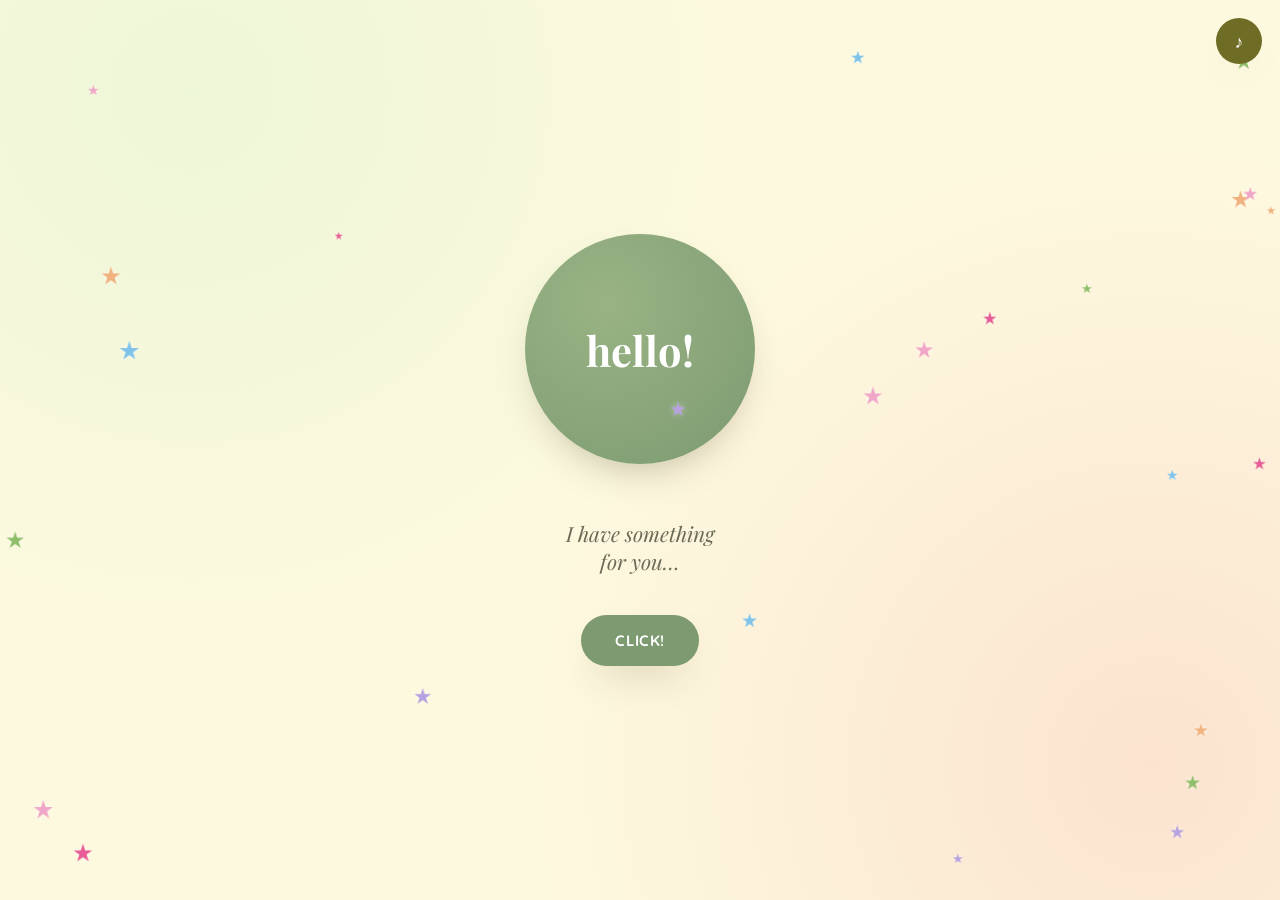
<file: date-invite/index.html>
<!DOCTYPE html>
<html lang="id">
<head>
<meta charset="UTF-8">
<meta name="viewport" content="width=device-width, initial-scale=1.0">
<title>for you 🤍</title>
<link rel="icon" href="data:image/svg+xml,<svg xmlns=%22http://www.w3.org/2000/svg%22 viewBox=%220 0 100 100%22><text y=%22.9em%22 font-size=%2290%22>⭐</text></svg>">
<link rel="preconnect" href="https://fonts.googleapis.com">
<link rel="preconnect" href="https://fonts.gstatic.com" crossorigin>
<link href="https://fonts.googleapis.com/css2?family=Playfair+Display:ital,wght@0,500;0,600;0,700;1,500;1,600&family=Quicksand:wght@400;500;600;700&display=swap" rel="stylesheet">
<link rel="stylesheet" href="style.css">
</head>
<body>

<!-- floating star field, present on every screen -->
<div id="star-field" aria-hidden="true"></div>

<!-- floating music toggle -->
<button id="music-toggle" class="music-toggle" aria-label="Putar / jeda musik">
  <span class="music-icon">♪</span>
</button>
<audio id="bg-audio" loop preload="none">
  <source src="assets/song.mp3" type="audio/mpeg">
</audio>

<main id="app">

  <!-- 1 : HELLO -->
  <section class="screen active" id="screen-hello" data-bg="cream">
    <div class="hello-orb">
      <span id="hello-orb-text">hello!</span>
    </div>
    <p class="hello-sub">I have something<br>for you&hellip;</p>
    <button class="btn btn-sage" data-next="screen-ready">Click!</button>
  </section>

  <!-- 2 : READY FOR A DATE -->
  <section class="screen" id="screen-ready" data-bg="checker-yellow">
    <div class="scallop-frame">
      <div class="glass-card">
        <h1 class="serif-heading">Are you ready<br><em>for a date?</em></h1>
        <p class="card-sub" id="ready-sub">I promise it'll be something simple,<br>fun, and just for us.</p>
        <div class="btn-row">
          <button class="btn btn-ghost" id="no-btn">No</button>
          <button class="btn btn-olive" data-next="screen-place">Yes <span class="heart">♥</span></button>
        </div>
      </div>
    </div>
  </section>

  <!-- 3 : PLACE -->
  <section class="screen" id="screen-place" data-bg="stitch">
    <div class="stitch-frame">
      <h1 class="serif-heading small">What place do you like?</h1>
      <div class="option-list" id="place-list" data-type="radio" data-group="place"></div>
      <button class="btn btn-pink" id="place-next" disabled>Begin Journey <span class="arrow">→</span></button>
    </div>
  </section>

  <!-- 4 : NOODLE OR RICE -->
  <section class="screen" id="screen-food" data-bg="cream">
    <div class="pink-card">
      <div class="blob blob-pink"></div>
      <div class="blob blob-green"></div>
      <h1 class="serif-heading pink">Which do you like more?</h1>
      <p class="card-sub">You choose the food,<br>I'll take care of the rest.</p>
      <div class="vs-row">
        <button class="choice-box" id="choice-noodle" data-choice="Noodle">
          <span class="choice-emoji">🍜</span>
          <span class="choice-label">NOODLE</span>
        </button>
        <span class="or-pill">or</span>
        <button class="choice-box" id="choice-rice" data-choice="Rice">
          <span class="choice-emoji">🍚</span>
          <span class="choice-label">RICE</span>
        </button>
      </div>
    </div>
  </section>

  <!-- 5a : NOODLE SPOT -->
  <section class="screen" id="screen-noodle-spot" data-bg="wash">
    <h1 class="serif-heading center pink-text">You picked Noodle! <span>🍜</span></h1>
    <p class="pill-note">So&hellip; where should we have our noodles? ✨</p>
    <div class="spot-grid" id="noodle-spot-grid" data-type="spot" data-group="spot"></div>
  </section>

  <!-- 5b : RICE SPOT -->
  <section class="screen" id="screen-rice-spot" data-bg="wash">
    <div class="soft-card">
      <div class="mini-avatar">🍙</div>
      <h1 class="serif-heading center">You picked Rice!</h1>
      <div class="option-list" id="rice-spot-list" data-type="chevron" data-group="spot"></div>
      <button class="btn btn-dashed" id="rice-custom-btn">✎ Choose my own</button>
      <p class="footnote">Now pick where you'd like to eat.</p>
    </div>
  </section>

  <!-- 6 : AFTER EATING -->
  <section class="screen" id="screen-after" data-bg="petals">
    <h1 class="serif-heading green-text">What do you prefer to do after eating?</h1>
    <p class="card-sub">We've still got some time to spend together <span class="heart-purple">♥</span></p>
    <div class="option-list wide" id="after-list" data-type="icon-radio" data-group="after"></div>
    <button class="btn btn-dark" id="after-next" disabled>Continue</button>
    <button class="btn-link" data-next="screen-thankyou">Skip, maybe next time</button>
  </section>

  <!-- 7a : SIT FOR A WHILE -->
  <section class="screen" id="screen-sit" data-bg="grid-color">
    <div class="sit-card">
      <div class="mini-avatar sparkle">✦</div>
      <h1 class="serif-heading italic center">Let's sit for a while.</h1>
      <p class="card-sub center">What would you like to do together?</p>
      <div class="option-list" id="sit-list" data-type="icon-row" data-group="activity"></div>
    </div>
  </section>

  <!-- 7b : LET'S RIDE -->
  <section class="screen" id="screen-ride" data-bg="plain">
    <h1 class="serif-heading center red-text">Then&hellip; let's ride! <span>🏍️</span></h1>
    <div class="option-list" id="ride-list" data-type="icon-row-desc" data-group="activity"></div>
  </section>

  <!-- 7c : WALK CONFIRM -->
  <section class="screen" id="screen-walk" data-bg="plain">
    <h1 class="serif-heading center">Let's walk around <em id="walk-place-name">the area</em> 🌿</h1>
    <p class="card-sub center">Just the two of us, no rush at all.</p>
    <button class="btn btn-sage" data-next="screen-thankyou">Continue</button>
  </section>

  <!-- 8 : THANK YOU -->
  <section class="screen" id="screen-thankyou" data-bg="lotus">
    <h1 class="serif-heading thankyou">Thank you for<br>picking one!</h1>
  </section>

  <!-- 9 : ENVELOPE -->
  <section class="screen" id="screen-envelope" data-bg="plain">
    <h1 class="serif-heading italic center">For you.</h1>
    <p class="envelope-caption">A little something I wanted<br>you to read.</p>
    <div class="envelope-wrap" id="envelope-wrap">
      <div class="envelope" id="envelope">
        <div class="envelope-back"></div>
        <div class="envelope-flap"></div>
      </div>
    </div>
    <p class="tap-hint">tap the envelope ✦</p>
  </section>

  <!-- 9b : LETTER -->
  <section class="screen" id="screen-letter" data-bg="paper">
    <div class="letter-card">
      <p class="letter-p">Gantian dong, now it’s my turn to invite you.</p>
      <p class="letter-p">Let me take you out for <span class="highlight">some good food and great talk.</span> ♡</p>
      <p class="letter-p">Pokoknya kamu tinggal terima beres aja.</p>
      <p class="letter-p">So&hellip;</p>
      <hr class="letter-rule">
      <p class="letter-question serif-heading">Would you go on a date with me?<span class="heart-outline">♡</span></p>
      <hr class="letter-rule">
      <p class="letter-question serif-heading">Would you go on a date with me?<span class="heart-outline">♡</span></p>
      <hr class="letter-rule">
      <p class="letter-sign">— me</p>
      <button class="btn btn-olive" data-next="screen-receipt">See the details →</button>
    </div>
  </section>

  <!-- 10 : RECEIPT -->
  <section class="screen" id="screen-receipt" data-bg="plain">
    <div class="receipt" id="receipt">
      <div class="receipt-heart">♥</div>
      <h2 class="receipt-title">Date Receipt</h2>
      <p class="receipt-caption">Keep for your records</p>
      <hr class="receipt-dash">
      <div class="receipt-row"><span>ITEM:</span><b>Date With Me</b></div>
      <div class="receipt-row"><span>DATE:</span><b id="r-date"></b></div>
      <div class="receipt-row"><span>PICK UP:</span><b id="r-time"></b></div>
      <hr class="receipt-dash">
      <div class="receipt-block"><small>PLACE</small><div class="receipt-line"><span id="r-place">—</span><b>1x</b></div></div>
      <div class="receipt-block"><small>FOOD CATEGORY</small><div class="receipt-line"><span id="r-foodcat">—</span><b>1x</b></div></div>
      <div class="receipt-block"><small>FOOD SPOT</small><div class="receipt-line"><span id="r-foodspot">—</span><b>1x</b></div></div>
      <div class="receipt-block"><small>AFTER EATING</small><div class="receipt-line"><span id="r-after">—</span><b>1x</b></div></div>
      <div class="receipt-block"><small>ACTIVITY</small><div class="receipt-line"><span id="r-activity">—</span><b>1x</b></div></div>
      <hr class="receipt-dash">
      <p class="receipt-center small-caps">Pick-up Confirmation</p>
      <p class="receipt-center">You pick me up at <b id="r-time2"></b>.<br>I'll be ready. ♥!</p>
      <div class="receipt-final-rule"></div>
      <p class="receipt-center bold">See you then!</p>
    </div>
    <div class="receipt-actions no-print">
      <button class="btn btn-olive" id="print-btn">🖨 Print / Save as PDF</button>
      <button class="btn btn-ghost-2" id="restart-btn">Start over</button>
    </div>
  </section>

</main>

<script src="script.js"></script>
</body>
</html>
</file>
<file: date-invite/style.css>
:root{
  --cream:#fdf9df;
  --cream-deep:#f7ecb0;
  --pink:#f3a8c7;
  --pink-deep:#e75c98;
  --sage:#7d9a71;
  --sage-deep:#5f7a56;
  --olive:#6f6c26;
  --olive-deep:#57541c;
  --ink:#33324a;
  --ink-soft:#5b5a72;
  --lavender:#b6a2e0;
  --sky:#7fc2ea;
  --peach:#f0b27f;
  --paper:#fbfaf4;
  --shadow: 0 18px 40px -18px rgba(60,50,20,.35);
  --radius-lg: 28px;
  --radius-md: 18px;
}

*{box-sizing:border-box;}
html,body{height:100%;}
body{
  margin:0;
  font-family:'Quicksand', sans-serif;
  color:var(--ink);
  background:var(--cream);
  overflow-x:hidden;
  -webkit-font-smoothing:antialiased;
}
.serif-heading{
  font-family:'Playfair Display', serif;
  font-weight:600;
  line-height:1.15;
  margin:0 0 .5em;
}
.serif-heading em{ font-style:italic; color:var(--pink-deep); font-weight:500; }
.serif-heading.italic{ font-style:italic; }
.serif-heading.small{ font-size:clamp(1.6rem,4vw,2.1rem); }
.serif-heading.center{ text-align:center; }
.serif-heading.pink{ color:var(--pink-deep); text-align:center; }
.serif-heading.green-text{ color:var(--sage-deep); text-align:center; font-size:clamp(1.7rem,4.4vw,2.3rem); }
.serif-heading.red-text{ color:#b3234f; }
.serif-heading.pink-text{ color:var(--pink-deep); }
.serif-heading.thankyou{ font-size:clamp(2.2rem,6vw,3rem); color:#5a3d43; text-align:center; }

button{ font-family:inherit; cursor:pointer; }

#app{ position:relative; min-height:100vh; width:100%; }

.screen{
  display:none;
  min-height:100vh;
  width:100%;
  align-items:center;
  justify-content:center;
  flex-direction:column;
  padding:8vh 6vw;
  position:relative;
  text-align:center;
  animation:fadeUp .6s ease both;
}
.screen.active{ display:flex; }

@keyframes fadeUp{
  from{ opacity:0; transform:translateY(18px); }
  to{ opacity:1; transform:translateY(0); }
}

/* backgrounds */
[data-bg="cream"]{ background:radial-gradient(circle at 15% 10%, #eef6d8 0%, transparent 45%), radial-gradient(circle at 90% 85%, #fbe3d0 0%, transparent 45%), var(--cream); }
[data-bg="checker-yellow"]{ background: repeating-linear-gradient(0deg, #fdf6c8 0 2px, #fbf0ad 2px 34px), repeating-linear-gradient(90deg, transparent 0 32px, rgba(230,180,60,.15) 32px 34px); }
[data-bg="stitch"]{ background:#fffefb; }
[data-bg="wash"]{ background: radial-gradient(circle at 20% 20%, #fbe0e6 0%, transparent 40%), radial-gradient(circle at 85% 30%, #fdf3c9 0%, transparent 45%), radial-gradient(circle at 30% 90%, #dceecd 0%, transparent 45%), #fdf6ec; }
[data-bg="petals"]{ background:#fffefd; }
[data-bg="grid-color"]{ background:#fbfaf4 repeating-linear-gradient(0deg, rgba(220,190,120,.18) 0 1px, transparent 1px 40px), repeating-linear-gradient(90deg, rgba(220,190,120,.18) 0 1px, transparent 1px 40px);}
[data-bg="plain"]{ background:var(--paper); }
[data-bg="lotus"]{ background: radial-gradient(circle at 25% 20%, #fbdce6 0%, transparent 50%), radial-gradient(circle at 80% 70%, #fdeee0 0%, transparent 55%), #fffaf9; }
[data-bg="paper"]{ background:#f7f5ee; }

/* ---------- Star field ---------- */
#star-field{ position:fixed; inset:0; pointer-events:none; z-index:1; }
.star{
  position:absolute;
  font-size:16px;
  will-change:transform;
  animation:twinkle 4s ease-in-out infinite;
  filter:drop-shadow(0 0 3px rgba(255,255,255,.4));
  transition:transform .25s ease-out;
}
@keyframes twinkle{
  0%,100%{ opacity:.55; transform:translateY(0) scale(1); }
  50%{ opacity:1; transform:translateY(-10px) scale(1.15); }
}

/* ---------- Music toggle ---------- */
.music-toggle{
  position:fixed; top:18px; right:18px; z-index:50;
  width:46px; height:46px; border-radius:50%;
  border:none; background:var(--olive); color:#fff;
  font-size:18px; box-shadow:var(--shadow);
  display:flex; align-items:center; justify-content:center;
  transition:transform .2s ease;
}
.music-toggle:hover{ transform:scale(1.08); }
.music-toggle.playing .music-icon{ animation:spin 3s linear infinite; }
@keyframes spin{ from{transform:rotate(0)} to{transform:rotate(360deg)} }

/* ---------- Buttons ---------- */
.btn{
  border:none; border-radius:999px; padding:16px 34px;
  font-weight:700; letter-spacing:.03em; font-size:.95rem;
  box-shadow:var(--shadow); transition:transform .18s ease, box-shadow .18s ease;
  position:relative; z-index:3;
}
.btn:hover{ transform:translateY(-3px); }
.btn:disabled{ opacity:.45; cursor:not-allowed; transform:none; }
.btn-sage{ background:var(--sage); color:#fff; text-transform:uppercase; }
.btn-olive{ background:var(--olive); color:#fff; }
.btn-olive .heart{ margin-left:4px; }
.btn-ghost{ background:rgba(255,255,255,.6); color:var(--ink-soft); }
.btn-ghost-2{ background:transparent; color:var(--ink-soft); border:1.5px solid #d8d2c0; box-shadow:none; }
.btn-pink{ background:linear-gradient(135deg,var(--pink),var(--pink-deep)); color:#fff; margin-top:28px; }
.btn-dark{ background:#3a3348; color:#fff; margin-top:30px; }
.btn-dashed{ background:transparent; border:1.5px dashed var(--pink); color:var(--ink-soft); box-shadow:none; margin-top:10px; }
.btn-link{ background:none; border:none; color:#9c968a; font-size:.85rem; margin-top:14px; text-decoration:underline; box-shadow:none; }
.btn-row{ display:flex; gap:16px; justify-content:center; margin-top:10px; }
.arrow{ display:inline-block; transition:transform .2s; }
.btn:hover .arrow{ transform:translateX(4px); }

/* ---------- Screen 1 hello ---------- */
.hello-orb{
  width:230px; height:230px; border-radius:50%;
  background:radial-gradient(circle at 35% 30%, #99b384, var(--sage));
  display:flex; align-items:center; justify-content:center;
  box-shadow:var(--shadow); margin-bottom:34px; z-index:3;
  animation:float 5s ease-in-out infinite;
}
#hello-orb-text{ font-family:'Playfair Display',serif; font-weight:700; font-size:2.6rem; color:#fff; }
@keyframes float{ 0%,100%{transform:translateY(0)} 50%{transform:translateY(-14px)} }
.hello-sub{ font-family:'Playfair Display',serif; font-style:italic; font-size:1.3rem; color:#6a6a56; margin-bottom:40px; z-index:3; }

/* ---------- Screen 2 ready ---------- */
.scallop-frame{
  position:relative; padding:22px;
  background:
    radial-gradient(circle 15px at 15px 15px, transparent 14px, var(--pink) 15px) top left / 34px 34px repeat-x,
    radial-gradient(circle 15px at 15px 15px, transparent 14px, var(--pink) 15px) bottom left / 34px 34px repeat-x,
    radial-gradient(circle 15px at 15px 15px, transparent 14px, var(--pink) 15px) top left / 34px 34px repeat-y,
    radial-gradient(circle 15px at 15px 15px, transparent 14px, var(--pink) 15px) top right / 34px 34px repeat-y,
    var(--pink);
  border-radius:20px;
  max-width:min(92vw,760px); width:100%;
  box-shadow:var(--shadow);
}
.glass-card{
  background:rgba(255,255,255,.55);
  backdrop-filter:blur(6px);
  border-radius:16px;
  padding:52px 34px;
  box-shadow: inset 0 0 40px rgba(255,255,255,.4);
}
.card-sub{ color:var(--ink-soft); font-size:1rem; margin-bottom:26px; }
.card-sub.center{ text-align:center; }
#no-btn{ transition:transform .12s ease; position:relative; }

/* ---------- Screen 3 place ---------- */
.stitch-frame{
  max-width:min(92vw,760px); width:100%;
  border:3px dashed var(--pink);
  border-radius:40%/25%;
  padding:60px 40px;
  background:#fff;
}
.option-list{ display:flex; flex-direction:column; gap:16px; text-align:left; margin:26px 0; }
.option-list.wide{ max-width:600px; width:100%; }
.opt-card{
  border:1.5px solid #e7ddc5; border-radius:16px; padding:18px 22px;
  background:#fff; display:flex; align-items:center; justify-content:space-between;
  cursor:pointer; transition:.18s ease;
}
.opt-card:hover{ border-color:var(--pink-deep); transform:translateY(-2px); }
.opt-card.selected{ border-color:var(--pink-deep); background:#fff6fa; box-shadow:0 6px 18px -10px rgba(230,80,140,.4); }
.opt-title{ font-weight:700; color:var(--ink); margin-bottom:4px; }
.opt-tags{ font-size:.82rem; color:#a08f60; }
.radio-dot{ width:20px; height:20px; border-radius:50%; border:2px solid #cbbf9a; flex:none; }
.opt-card.selected .radio-dot{ border-color:var(--pink-deep); background:radial-gradient(circle,var(--pink-deep) 40%, transparent 42%); }

/* icon-based option cards (after eating / sit / ride) */
.opt-icon-card{
  border:1.5px solid #ece6da; border-radius:16px; padding:20px 22px;
  background:#fff; display:flex; align-items:center; gap:16px; cursor:pointer;
  transition:.18s ease; text-align:left;
}
.opt-icon-card:hover{ transform:translateY(-2px); box-shadow:0 10px 22px -14px rgba(0,0,0,.25); }
.opt-icon-card.selected{ border-color:var(--sage-deep); background:#f6faf2; }
.opt-icon{ width:44px; height:44px; border-radius:12px; display:flex; align-items:center; justify-content:center; font-size:1.3rem; flex:none; }
.opt-body b{ display:block; margin-bottom:2px; }
.opt-body span{ font-size:.85rem; color:#8b8879; }
.opt-icon-card .radio-dot{ margin-left:auto; }

/* ---------- Screen 4 food ---------- */
.pink-card{
  position:relative; overflow:hidden;
  max-width:min(92vw,680px); width:100%;
  background:linear-gradient(160deg,#fff0f5,#fdf5e6);
  border-radius:34px; padding:54px 40px; box-shadow:var(--shadow);
}
.blob{ position:absolute; width:140px; height:140px; border-radius:50%; filter:blur(30px); opacity:.55; z-index:0; }
.blob-pink{ background:#ffb9d4; top:-40px; left:-40px; }
.blob-green{ background:#c9e8b0; bottom:-40px; right:-30px; }
.vs-row{ display:flex; align-items:center; justify-content:center; gap:22px; margin-top:30px; position:relative; z-index:2; }
.choice-box{
  background:#fff; border:2px solid #f4dbe4; border-radius:16px;
  width:150px; padding:26px 10px; display:flex; flex-direction:column; align-items:center; gap:10px;
  transition:.2s ease;
}
.choice-box:hover{ transform:translateY(-4px); border-color:var(--pink-deep); }
.choice-box.picked{ border-color:var(--sage-deep); background:#f4fbee; }
.choice-emoji{ font-size:2.3rem; }
.choice-label{ font-weight:800; letter-spacing:.05em; }
.or-pill{ background:#fff; border-radius:50%; width:38px; height:38px; display:flex; align-items:center; justify-content:center; font-style:italic; color:#b0aca0; box-shadow:var(--shadow); }

/* ---------- Screen 5a noodle spot ---------- */
.pill-note{ background:#fff; border-radius:999px; padding:10px 22px; box-shadow:var(--shadow); color:#7a7568; margin-bottom:34px; }
.spot-grid{ display:grid; grid-template-columns:repeat(auto-fit,minmax(180px,1fr)); gap:20px; max-width:900px; width:100%; }
.spot-card{
  background:#fff; border-radius:18px; padding:26px 20px; text-align:left;
  box-shadow:var(--shadow); transition:.2s ease; cursor:pointer; border:2px solid transparent;
}
.spot-card:hover{ transform:translateY(-4px); }
.spot-card.selected{ border-color:var(--pink-deep); }
.spot-icon{ width:46px; height:46px; border-radius:50%; background:#fde1e8; display:flex; align-items:center; justify-content:center; font-size:1.3rem; margin-bottom:16px; }
.spot-name{ font-weight:800; margin-bottom:8px; }
.spot-desc{ font-size:.85rem; color:#8b8879; min-height:38px; }
.spot-select{ margin-top:14px; font-size:.85rem; font-weight:700; color:var(--pink-deep); }

/* ---------- Screen 5b rice spot ---------- */
.soft-card{ max-width:min(92vw,560px); width:100%; background:rgba(255,255,255,.55); backdrop-filter:blur(4px); border-radius:26px; padding:54px 36px; box-shadow:var(--shadow); }
.mini-avatar{ width:44px; height:44px; border-radius:50%; background:#fff; display:flex; align-items:center; justify-content:center; margin:0 auto 18px; font-size:1.2rem; box-shadow:var(--shadow); }
.mini-avatar.sparkle{ background:radial-gradient(circle,#f6b6c6,#f0c98a); color:#fff; }
.chev-card{ display:flex; align-items:center; justify-content:space-between; background:#fff; border-radius:14px; padding:18px 22px; cursor:pointer; transition:.18s; border:1.5px solid transparent; }
.chev-card:hover{ transform:translateY(-2px); }
.chev-card.selected{ border-color:var(--sage-deep); background:#f7fbf2; }
.footnote{ color:#8b8879; margin-top:24px; }
#rice-custom-input{ width:100%; margin-top:12px; padding:12px 16px; border-radius:12px; border:1.5px solid #e7ddc5; font-family:inherit; }

/* ---------- Screen 6 after eating ---------- */
.heart-purple{ color:var(--lavender); }

/* ---------- Screen 7a sit-for-a-while ---------- */
.sit-card{ max-width:min(92vw,600px); width:100%; background:#fff; border-radius:26px; padding:46px 40px; box-shadow:var(--shadow); }

/* ---------- Screen 9 envelope ---------- */
.envelope-caption{ color:#8b8879; margin:-6px 0 30px; }
.envelope-wrap{ perspective:1200px; margin-bottom:26px; }
.envelope{ position:relative; width:min(78vw,320px); height:min(52vw,210px); cursor:pointer; }
.envelope-back{ position:absolute; inset:0; background:#efe6d2; border-radius:8px; box-shadow:var(--shadow); }
.envelope-flap{
  position:absolute; top:0; left:0; width:100%; height:100%;
  background:#e8dcc0; clip-path:polygon(0 0,50% 55%,100% 0);
  border-radius:8px 8px 0 0; transform-origin:top; transition:transform .6s ease;
  box-shadow:0 2px 6px rgba(0,0,0,.08) inset;
}
.envelope.open .envelope-flap{ transform:rotateX(180deg); }
.tap-hint{ color:#a29c8c; font-size:.85rem; letter-spacing:.05em; }

/* ---------- Screen 9b letter ---------- */
.letter-card{
  max-width:min(92vw,560px); width:100%; background:var(--paper);
  border-radius:6px; padding:50px 44px; text-align:left;
  box-shadow:var(--shadow); position:relative;
}
.letter-card::before{ content:""; position:absolute; inset:10px; border:1px solid #e6e1d2; border-radius:4px; pointer-events:none; }
.letter-greet{ font-size:1.5rem; margin-bottom:20px; }
.letter-p{ line-height:1.7; color:var(--ink-soft); margin-bottom:16px; }
.highlight{ color:var(--pink-deep); font-style:italic; }
.letter-rule{ border:none; border-top:1px solid #ddd5bf; margin:20px 0; }
.letter-question{ font-size:1.4rem; text-align:center; color:var(--ink); }
.heart-outline{ color:var(--pink-deep); margin-left:6px; }
.letter-sign{ text-align:right; font-style:italic; color:#8b8879; margin-bottom:26px; }
.letter-card .btn{ display:block; margin:0 auto; }

/* ---------- Screen 10 receipt ---------- */
.receipt{
  width:min(92vw,340px); background:#fff; border-radius:6px;
  padding:34px 26px; box-shadow:var(--shadow); text-align:left;
  font-family:'Quicksand',monospace;
}
.receipt-heart{ text-align:center; color:#e0384f; font-size:1.4rem; margin-bottom:6px; }
.receipt-title{ text-align:center; letter-spacing:.12em; font-size:1.15rem; margin:0 0 4px; font-family:'Playfair Display',serif; }
.receipt-caption{ text-align:center; font-size:.72rem; letter-spacing:.08em; color:#a8a496; margin:0 0 16px; text-transform:uppercase; }
.receipt-dash{ border:none; border-top:1px dashed #cfc9b8; margin:14px 0; }
.receipt-row{ display:flex; justify-content:space-between; font-size:.85rem; margin-bottom:6px; }
.receipt-block{ margin-bottom:14px; }
.receipt-block small{ color:#a8a496; letter-spacing:.06em; text-transform:uppercase; font-size:.68rem; }
.receipt-line{ display:flex; justify-content:space-between; margin-top:2px; font-weight:700; }
.receipt-center{ text-align:center; font-size:.85rem; margin:4px 0; }
.receipt-center.small-caps{ letter-spacing:.1em; font-size:.68rem; color:#a8a496; text-transform:uppercase; }
.receipt-center.bold{ font-weight:800; margin-top:10px; }
.receipt-final-rule{ border-top:1px solid #222; margin:16px 0 10px; }
.receipt-actions{ display:flex; gap:14px; margin-top:30px; flex-wrap:wrap; justify-content:center; }

@media print{
  body *{ visibility:hidden; }
  .receipt, .receipt *{ visibility:visible; }
  .receipt{ position:absolute; top:0; left:50%; transform:translateX(-50%); box-shadow:none; }
  #star-field, .music-toggle{ display:none; }
}

@media (max-width:640px){
  .btn-row{ flex-direction:column; align-items:center; }
  .vs-row{ gap:14px; }
  .choice-box{ width:120px; padding:18px 8px; }
}

@media (prefers-reduced-motion: reduce){
  *{ animation-duration:.001s !important; animation-iteration-count:1 !important; transition-duration:.001s !important; }
}
</file>
